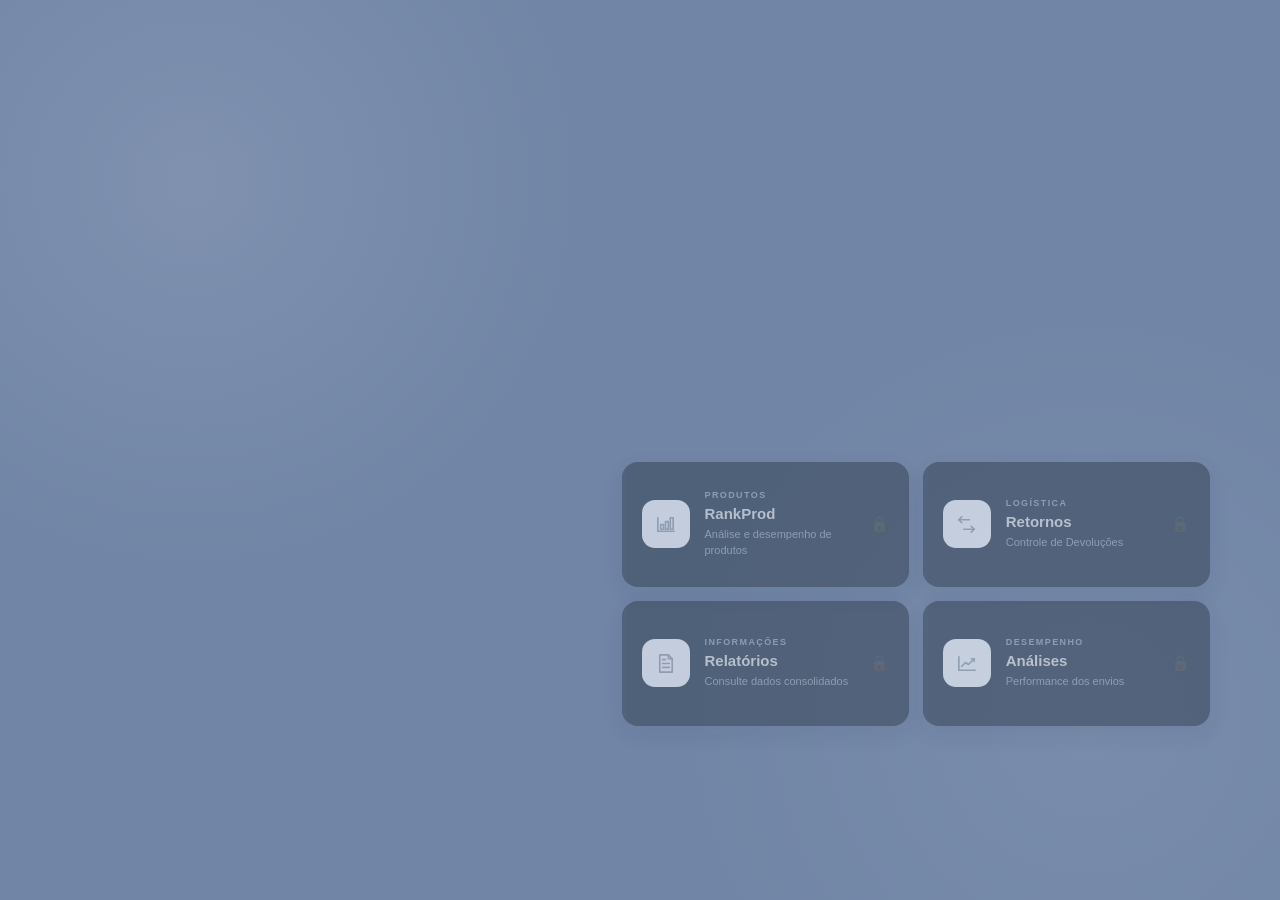
<file: admin.html>
<!DOCTYPE html>
<html lang="pt-BR">

<head>
    <link rel="icon" type="image/svg+xml" href="data:image/svg+xml;charset=UTF-8,
            <svg xmlns='http://www.w3.org/2000/svg' viewBox='0 0 100 100'>
            <rect width='0' height='0' rx='20' fill='%23'/>
            <text x='50%' y='90%' text-anchor='middle' font-size='100'>⚙️</text>
            </svg>">
    <meta charset="UTF-8">
    <title>Painel Admin</title>
    <link rel="stylesheet" href="admin.css">
</head>

<body>

    <div class="container">
        <h2>Painel de Permissões</h2>

        <!-- 🔥 NOVO BOTÃO -->
        <div class="novo-usuario">
            <button onclick="abrirModalUsuario()">➕ Incluir novo usuário</button>
        </div>

        <table class="tabela-usuarios">
            <thead>
                <tr>
                    <th>Usuário</th>
                    <th>Permissões</th>
                    <th>Ações</th>
                </tr>
            </thead>
            <tbody id="listaUsuarios"></tbody>
        </table>

        <button class="btn-salvar" onclick="salvarPermissoesUI()">💾 Salvar Alterações</button>
    </div>

    <!-- 🔥 MODAL -->
    <div id="modalUsuario" class="modal oculto">
        <div class="modal-content">

            <h3>Novo Usuário</h3>

            <input type="text" id="modalNomeUsuario" placeholder="Digite o usuário">

            <div class="modal-permissoes">
                <label><input type="checkbox" value="rastreio_amostra"> Rastreio Amostras</label>
                <label><input type="checkbox" value="rankprod"> RankProd</label>
                <label><input type="checkbox" value="retorno_amostras"> Retornos</label>
                <label><input type="checkbox" value="relatorio"> Relatório</label>
                <label><input type="checkbox" value="analytics"> Analytics</label>
                <label><input type="checkbox" value="admin"> Admin</label>
                <label><input type="checkbox" class="chkSupervisao" value="V00"> V00</label>
                <label><input type="checkbox" class="chkSupervisao" value="S50"> S50</label>
                <label><input type="checkbox" class="chkSupervisao" value="S55"> S55</label>
                <label><input type="checkbox" class="chkSupervisao" value="S00"> S00</label>
            </div>

            <div class="modal-acoes">
                <button onclick="salvarNovoUsuario()">💾 Salvar</button>
                <button onclick="fecharModalUsuario()">❌ Cancelar</button>
            </div>

        </div>
    </div>

    <script src="tela_inicio.js"></script>
    <script src="admin.js"></script>

    <script>
        const usuario = localStorage.getItem("usuarioLogado");

        if (!temPermissaoTela(usuario, "admin")) {
            alert("Acesso restrito");
            window.location.href = "tela_inicio.html";
        }
    </script>

</body>

</html>
</file>
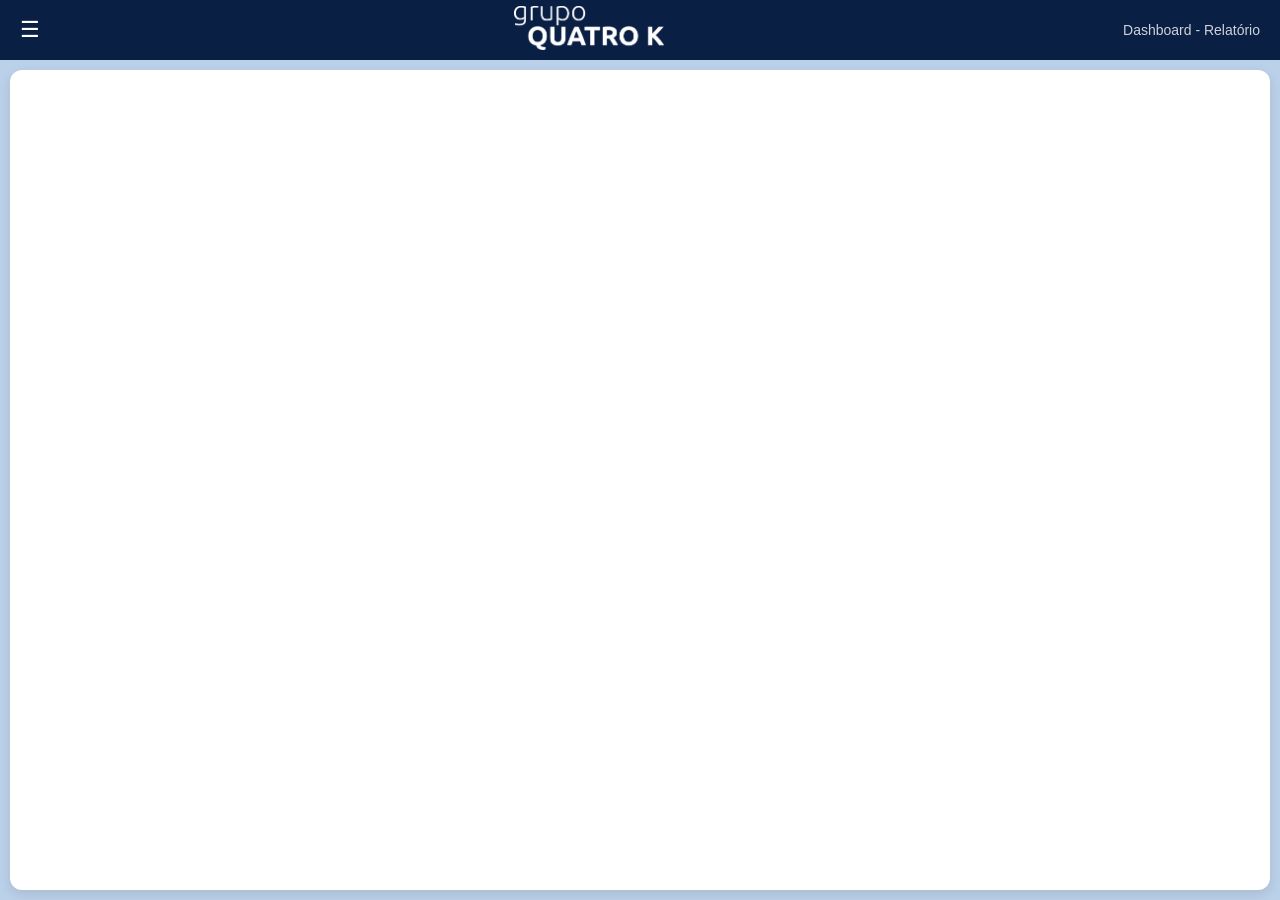
<file: consolidados.html>
<!DOCTYPE html>
<html lang="pt-br">
<head>
    <meta charset="UTF-8">
    <meta name="viewport" content="width=device-width, initial-scale=1.0">
    <title>Consolidados</title>
    <link rel="stylesheet" href="consolidados.css">
</head>
<body class="tema-quatrok">


  <div class=" layout-app">

    <!-- 🔵 SIDEBAR -->
    <aside class="sidebar">
    
      <!-- 🔝 TOPO -->
      <div class="menu-topo">
        <button class="btnInicio" onclick="window.location.href='tela_inicio.html'">
          <svg viewBox="0 0 24 24" width="22" height="22" fill="none" xmlns="http://www.w3.org/2000/svg">
            <!-- telhado -->
            <path d="M3 10L12 3L21 10" stroke="currentColor" stroke-width="2" stroke-linecap="round"
              stroke-linejoin="round" />
    
            <!-- corpo -->
            <path d="M5 10V20H19V10" stroke="currentColor" stroke-width="2" stroke-linecap="round"
              stroke-linejoin="round" />
    
            <!-- porta -->
            <path d="M10 20V14H14V20" stroke="currentColor" stroke-width="2" stroke-linecap="round"
              stroke-linejoin="round" />
          </svg>
          <span>Inicio</span>
        </button>
      </div>
    
      <!-- 🔸 MEIO -->
      <div class="menu-centro">
    
        <button class="menu-btn" onclick="window.location.href='analytics.html'">📈 Rastreio Amostras</button>
        <button class="menu-btn" onclick="window.location.href='rankprod.html'">📈 RankProd</button>
        <button class="menu-btn" onclick="window.location.href='retorno_amostras.html'">💸 Retorno de Amostras</button>
        <button class="menu-btn" onclick="window.location.href='consolidados.html'">📋 Relatório Consolidados</button>
        <button class="menu-btn" onclick="window.location.href='analytics.html'">📈 Correios | Análises de Amostras</button>
    
      </div>
    
      <!-- 🔻 BASE -->
      <div class="menu-bottom">
        <button id="btnLogout" class="btn-logout">
          <svg viewBox="0 0 24 24">
            viewBox="0 0 24 24" fill="none" xmlns="http://www.w3.org/2000/svg"><g id="SVGRepo_bgCarrier" stroke-width="0">
            </g>
            <g id="SVGRepo_tracerCarrier" stroke-linecap="round" stroke-linejoin="round"></g>
            <g id="SVGRepo_iconCarrier">
              <path
                d="M12.9999 2C10.2385 2 7.99991 4.23858 7.99991 7C7.99991 7.55228 8.44762 8 8.99991 8C9.55219 8 9.99991 7.55228 9.99991 7C9.99991 5.34315 11.3431 4 12.9999 4H16.9999C18.6568 4 19.9999 5.34315 19.9999 7V17C19.9999 18.6569 18.6568 20 16.9999 20H12.9999C11.3431 20 9.99991 18.6569 9.99991 17C9.99991 16.4477 9.55219 16 8.99991 16C8.44762 16 7.99991 16.4477 7.99991 17C7.99991 19.7614 10.2385 22 12.9999 22H16.9999C19.7613 22 21.9999 19.7614 21.9999 17V7C21.9999 4.23858 19.7613 2 16.9999 2H12.9999Z"
                fill="currentColor"></path>
              <path d="M13.9999 11C14.5522 11 14.9999 11.4477 14.9999 12C14.9999 12.5523 14.5522 13 13.9999 13V11Z"
                fill="currentColor"></path>
              <path
                d="M5.71783 11C5.80685 10.8902 5.89214 10.7837 5.97282 10.682C6.21831 10.3723 6.42615 10.1004 6.57291 9.90549C6.64636 9.80795 6.70468 9.72946 6.74495 9.67492L6.79152 9.61162L6.804 9.59454L6.80842 9.58848C6.80846 9.58842 6.80892 9.58778 5.99991 9L6.80842 9.58848C7.13304 9.14167 7.0345 8.51561 6.58769 8.19098C6.14091 7.86637 5.51558 7.9654 5.19094 8.41215L5.18812 8.41602L5.17788 8.43002L5.13612 8.48679C5.09918 8.53682 5.04456 8.61033 4.97516 8.7025C4.83623 8.88702 4.63874 9.14542 4.40567 9.43937C3.93443 10.0337 3.33759 10.7481 2.7928 11.2929L2.08569 12L2.7928 12.7071C3.33759 13.2519 3.93443 13.9663 4.40567 14.5606C4.63874 14.8546 4.83623 15.113 4.97516 15.2975C5.04456 15.3897 5.09918 15.4632 5.13612 15.5132L5.17788 15.57L5.18812 15.584L5.19045 15.5872C5.51509 16.0339 6.14091 16.1336 6.58769 15.809C7.0345 15.4844 7.13355 14.859 6.80892 14.4122L5.99991 15C6.80892 14.4122 6.80897 14.4123 6.80892 14.4122L6.804 14.4055L6.79152 14.3884L6.74495 14.3251C6.70468 14.2705 6.64636 14.1921 6.57291 14.0945C6.42615 13.8996 6.21831 13.6277 5.97282 13.318C5.89214 13.2163 5.80685 13.1098 5.71783 13H13.9999V11H5.71783Z"
                fill="currentColor"></path>
            </g>
          </svg>
          <span>Logout</span>
        </button>
      </div>
    
    </aside>

  </div>

  <!-- Topbar estilo sistema -->
  <header class="topbar">
    <button class="btn-menu" onclick="toggleSidebar()">☰</button>
    <div class="logotopbar">
      <img src="Imagens/Logo - Grupo 4k - Branco.png" alt="Grupo Quatro K" class="logotop">
    </div>
  
    <div class="actions">
      <span>Dashboard - Relatório</span>
    </div>
  </header>

  <!-- Área principal -->
  <main class="container">
    <div class="frame-wrapper">
      <iframe src="https://app.powerbi.com/view?r=eyJrIjoiYzhhY2MwMWUtNmZhMC00MjQ4LWFmYTEtOGU2OTE3NWFmMjI4IiwidCI6IjQwZmRlZjEwLThhZTAtNGM3NC05YzFhLTA2MTAxM2QzZTVjOCJ9"
        allowfullscreen>
      </iframe>
    </div>
  </main>

  
    <script src="consolidados.js"></script>
    <script>
        const TELA_ATUAL = "consolidados";

        const usuario = localStorage.getItem("usuarioLogado");

        if (!temPermissaoTela(usuario, TELA_ATUAL)) {
            alert("Você não tem acesso a essa página.");
            window.location.href = "tela_inicio.html";
        }

    </script>

</body>


</html>
</file>
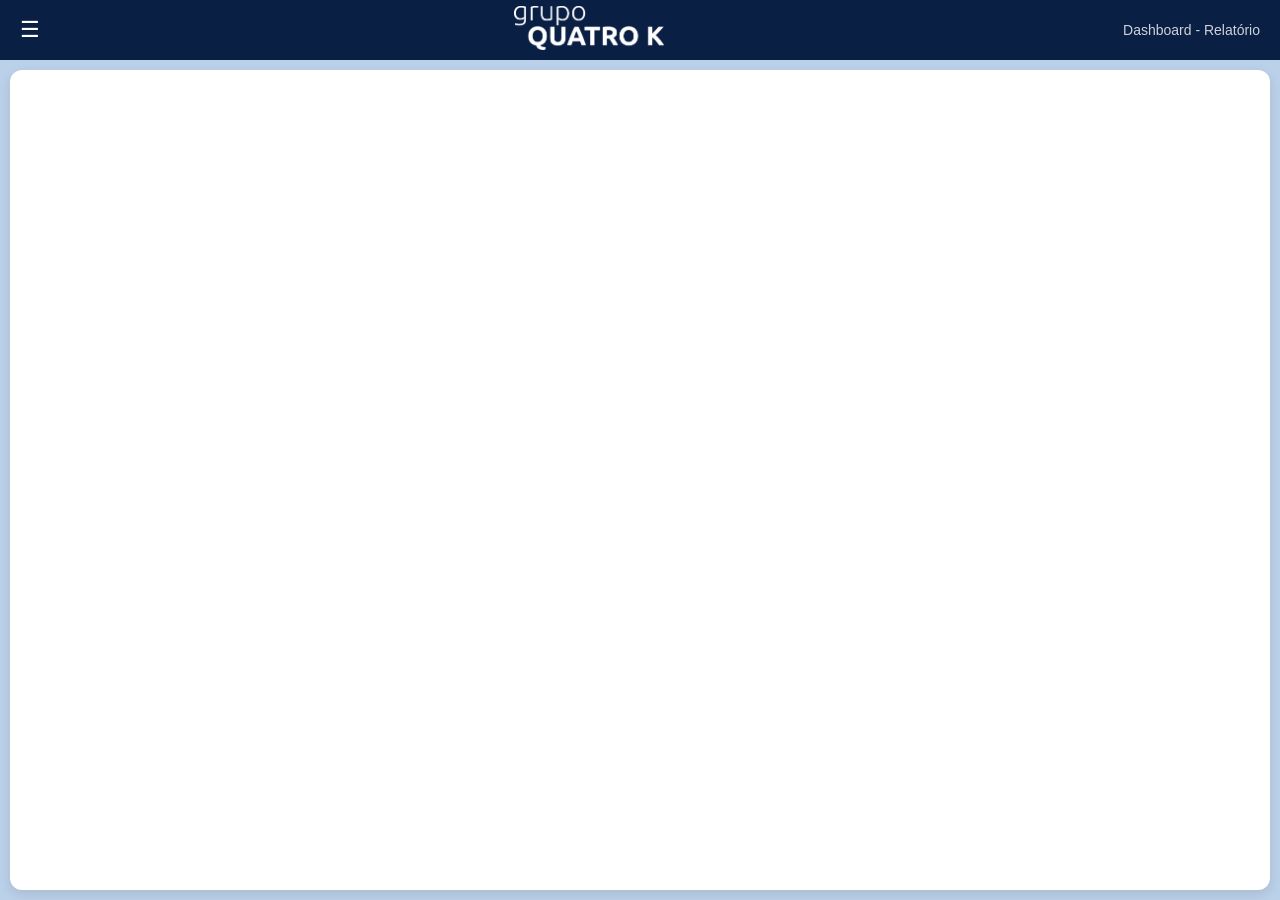
<file: rankprod.html>
<!DOCTYPE html>
<html lang="pt-br">

<head>
    <meta charset="UTF-8">
    <meta name="viewport" content="width=device-width, initial-scale=1.0">
    <title>Consolidados</title>
    <link rel="stylesheet" href="rankprod.css">
</head>

<body class="tema-quatrok">


  <div class=" layout-app">

    <!-- 🔵 SIDEBAR -->
    <aside class="sidebar">
    
      <!-- 🔝 TOPO -->
      <div class="menu-topo">
        <button class="btnInicio" onclick="window.location.href='tela_inicio.html'">
          <svg viewBox="0 0 24 24" width="22" height="22" fill="none" xmlns="http://www.w3.org/2000/svg">
            <!-- telhado -->
            <path d="M3 10L12 3L21 10" stroke="currentColor" stroke-width="2" stroke-linecap="round"
              stroke-linejoin="round" />
    
            <!-- corpo -->
            <path d="M5 10V20H19V10" stroke="currentColor" stroke-width="2" stroke-linecap="round"
              stroke-linejoin="round" />
    
            <!-- porta -->
            <path d="M10 20V14H14V20" stroke="currentColor" stroke-width="2" stroke-linecap="round"
              stroke-linejoin="round" />
          </svg>
          <span>Inicio</span>
        </button>
      </div>
    
      <!-- 🔸 MEIO -->
      <div class="menu-centro">
    
        <button class="menu-btn" onclick="window.location.href='analytics.html'">📈 Rastreio Amostras</button>
        <button class="menu-btn" onclick="window.location.href='rankprod.html'">📈 RankProd</button>
        <button class="menu-btn" onclick="window.location.href='retorno_amostras.html'">💸 Retorno de Amostras</button>
        <button class="menu-btn" onclick="window.location.href='consolidados.html'">📋 Relatório Consolidados</button>
        <button class="menu-btn" onclick="window.location.href='analytics.html'">📈 Correios | Análises de Amostras</button>
    
      </div>
    
      <!-- 🔻 BASE -->
      <div class="menu-bottom">
        <button id="btnLogout" class="btn-logout">
          <svg viewBox="0 0 24 24">
            viewBox="0 0 24 24" fill="none" xmlns="http://www.w3.org/2000/svg"><g id="SVGRepo_bgCarrier" stroke-width="0">
            </g>
            <g id="SVGRepo_tracerCarrier" stroke-linecap="round" stroke-linejoin="round"></g>
            <g id="SVGRepo_iconCarrier">
              <path
                d="M12.9999 2C10.2385 2 7.99991 4.23858 7.99991 7C7.99991 7.55228 8.44762 8 8.99991 8C9.55219 8 9.99991 7.55228 9.99991 7C9.99991 5.34315 11.3431 4 12.9999 4H16.9999C18.6568 4 19.9999 5.34315 19.9999 7V17C19.9999 18.6569 18.6568 20 16.9999 20H12.9999C11.3431 20 9.99991 18.6569 9.99991 17C9.99991 16.4477 9.55219 16 8.99991 16C8.44762 16 7.99991 16.4477 7.99991 17C7.99991 19.7614 10.2385 22 12.9999 22H16.9999C19.7613 22 21.9999 19.7614 21.9999 17V7C21.9999 4.23858 19.7613 2 16.9999 2H12.9999Z"
                fill="currentColor"></path>
              <path d="M13.9999 11C14.5522 11 14.9999 11.4477 14.9999 12C14.9999 12.5523 14.5522 13 13.9999 13V11Z"
                fill="currentColor"></path>
              <path
                d="M5.71783 11C5.80685 10.8902 5.89214 10.7837 5.97282 10.682C6.21831 10.3723 6.42615 10.1004 6.57291 9.90549C6.64636 9.80795 6.70468 9.72946 6.74495 9.67492L6.79152 9.61162L6.804 9.59454L6.80842 9.58848C6.80846 9.58842 6.80892 9.58778 5.99991 9L6.80842 9.58848C7.13304 9.14167 7.0345 8.51561 6.58769 8.19098C6.14091 7.86637 5.51558 7.9654 5.19094 8.41215L5.18812 8.41602L5.17788 8.43002L5.13612 8.48679C5.09918 8.53682 5.04456 8.61033 4.97516 8.7025C4.83623 8.88702 4.63874 9.14542 4.40567 9.43937C3.93443 10.0337 3.33759 10.7481 2.7928 11.2929L2.08569 12L2.7928 12.7071C3.33759 13.2519 3.93443 13.9663 4.40567 14.5606C4.63874 14.8546 4.83623 15.113 4.97516 15.2975C5.04456 15.3897 5.09918 15.4632 5.13612 15.5132L5.17788 15.57L5.18812 15.584L5.19045 15.5872C5.51509 16.0339 6.14091 16.1336 6.58769 15.809C7.0345 15.4844 7.13355 14.859 6.80892 14.4122L5.99991 15C6.80892 14.4122 6.80897 14.4123 6.80892 14.4122L6.804 14.4055L6.79152 14.3884L6.74495 14.3251C6.70468 14.2705 6.64636 14.1921 6.57291 14.0945C6.42615 13.8996 6.21831 13.6277 5.97282 13.318C5.89214 13.2163 5.80685 13.1098 5.71783 13H13.9999V11H5.71783Z"
                fill="currentColor"></path>
            </g>
          </svg>
          <span>Logout</span>
        </button>
      </div>
    
    </aside>

  </div>

  <!-- Topbar estilo sistema -->
  <header class="topbar">
    <button class="btn-menu" onclick="toggleSidebar()">☰</button>
    <div class="logotopbar">
      <img src="Imagens/Logo - Grupo 4k - Branco.png" alt="Grupo Quatro K" class="logotop">
    </div>
  
    <div class="actions">
      <span>Dashboard - Relatório</span>
    </div>
  </header>

  <!-- Área principal -->
  <main class="container">
    <div class="frame-wrapper">
      <iframe src="https://app.powerbi.com/view?r=eyJrIjoiOGQ0MGM3NGEtZjAxMi00OWVhLTljYjMtZjFhYjY1ZjZiNzZhIiwidCI6IjQwZmRlZjEwLThhZTAtNGM3NC05YzFhLTA2MTAxM2QzZTVjOCJ9"
        allowfullscreen>
      </iframe>
    </div>
  </main>

  
    <script src="rankprod.js"></script>
    <script>
        const TELA_ATUAL = "rankprod";

        const usuario = localStorage.getItem("usuarioLogado");

        if (!temPermissaoTela(usuario, TELA_ATUAL)) {
            alert("Você não tem acesso a essa página.");
            window.location.href = "tela_inicio.html";
        }

    </script>

</body>

    

</html>
</file>
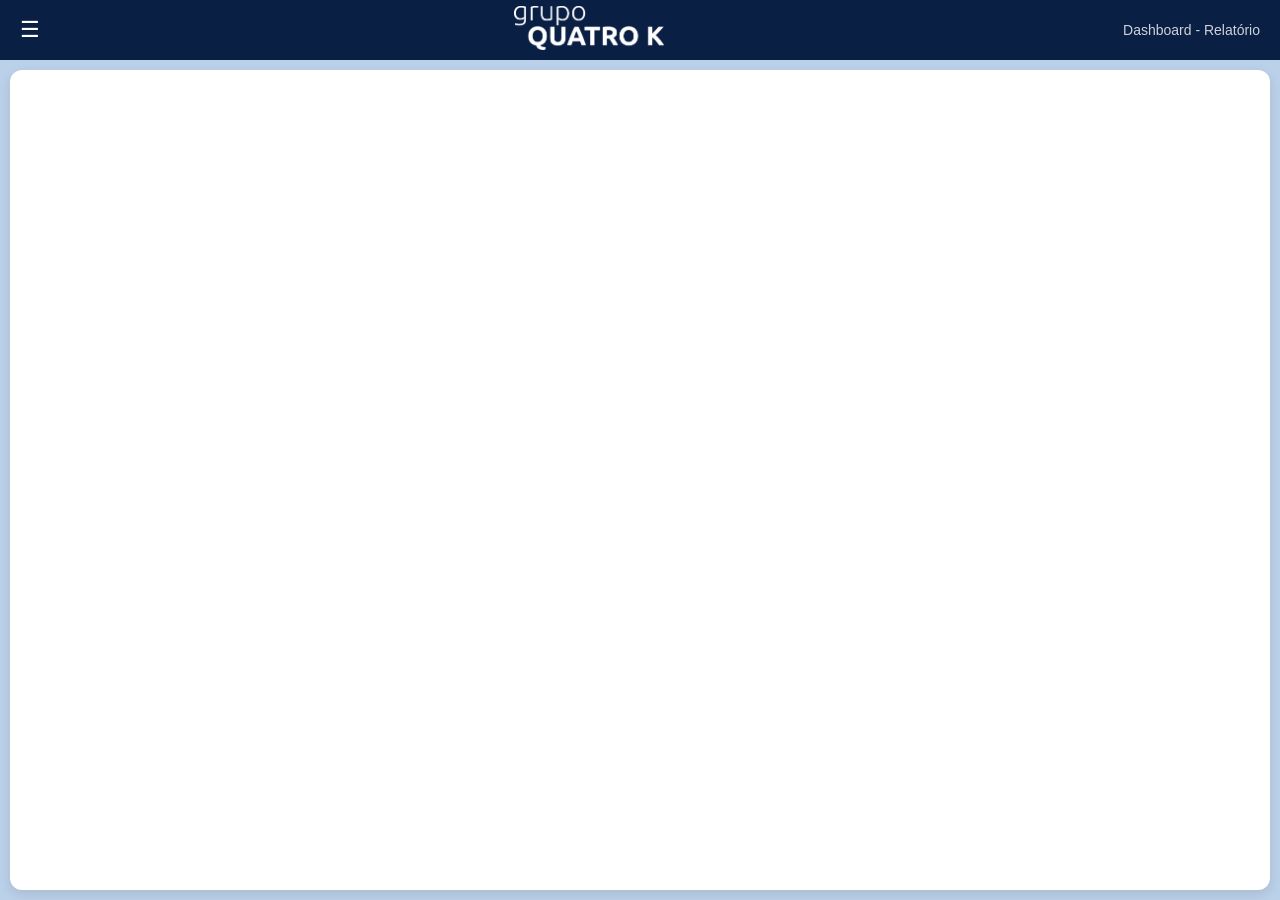
<file: retorno_amostras.html>
<!DOCTYPE html>
<html lang="pt-BR">

<head>
  <meta charset="UTF-8">
  <title>Dashboard</title>
  <link rel="stylesheet" href="retorno_amostras.css">
</head>

<body class="tema-quatrok">


  <div class=" layout-app">

    <!-- 🔵 SIDEBAR -->
    <aside class="sidebar">
    
      <!-- 🔝 TOPO -->
      <div class="menu-topo">
        <button class="btnInicio" onclick="window.location.href='tela_inicio.html'">
          <svg viewBox="0 0 24 24" width="22" height="22" fill="none" xmlns="http://www.w3.org/2000/svg">
            <!-- telhado -->
            <path d="M3 10L12 3L21 10" stroke="currentColor" stroke-width="2" stroke-linecap="round"
              stroke-linejoin="round" />
    
            <!-- corpo -->
            <path d="M5 10V20H19V10" stroke="currentColor" stroke-width="2" stroke-linecap="round"
              stroke-linejoin="round" />
    
            <!-- porta -->
            <path d="M10 20V14H14V20" stroke="currentColor" stroke-width="2" stroke-linecap="round"
              stroke-linejoin="round" />
          </svg>
          <span>Inicio</span>
        </button>
      </div>
    
      <!-- 🔸 MEIO -->
      <div class="menu-centro">
    
        <button class="menu-btn" onclick="window.location.href='analytics.html'">📈 Rastreio Amostras</button>
        <button class="menu-btn" onclick="window.location.href='rankprod.html'">📈 RankProd</button>
        <button class="menu-btn" onclick="window.location.href='retorno_amostras.html'">💸 Retorno de Amostras</button>
        <button class="menu-btn" onclick="window.location.href='consolidados.html'">📋 Relatório Consolidados</button>
        <button class="menu-btn" onclick="window.location.href='analytics.html'">📈 Correios | Análises de Amostras</button>
    
      </div>
    
      <!-- 🔻 BASE -->
      <div class="menu-bottom">
        <button id="btnLogout" class="btn-logout">
          <svg viewBox="0 0 24 24">
            viewBox="0 0 24 24" fill="none" xmlns="http://www.w3.org/2000/svg"><g id="SVGRepo_bgCarrier" stroke-width="0">
            </g>
            <g id="SVGRepo_tracerCarrier" stroke-linecap="round" stroke-linejoin="round"></g>
            <g id="SVGRepo_iconCarrier">
              <path
                d="M12.9999 2C10.2385 2 7.99991 4.23858 7.99991 7C7.99991 7.55228 8.44762 8 8.99991 8C9.55219 8 9.99991 7.55228 9.99991 7C9.99991 5.34315 11.3431 4 12.9999 4H16.9999C18.6568 4 19.9999 5.34315 19.9999 7V17C19.9999 18.6569 18.6568 20 16.9999 20H12.9999C11.3431 20 9.99991 18.6569 9.99991 17C9.99991 16.4477 9.55219 16 8.99991 16C8.44762 16 7.99991 16.4477 7.99991 17C7.99991 19.7614 10.2385 22 12.9999 22H16.9999C19.7613 22 21.9999 19.7614 21.9999 17V7C21.9999 4.23858 19.7613 2 16.9999 2H12.9999Z"
                fill="currentColor"></path>
              <path d="M13.9999 11C14.5522 11 14.9999 11.4477 14.9999 12C14.9999 12.5523 14.5522 13 13.9999 13V11Z"
                fill="currentColor"></path>
              <path
                d="M5.71783 11C5.80685 10.8902 5.89214 10.7837 5.97282 10.682C6.21831 10.3723 6.42615 10.1004 6.57291 9.90549C6.64636 9.80795 6.70468 9.72946 6.74495 9.67492L6.79152 9.61162L6.804 9.59454L6.80842 9.58848C6.80846 9.58842 6.80892 9.58778 5.99991 9L6.80842 9.58848C7.13304 9.14167 7.0345 8.51561 6.58769 8.19098C6.14091 7.86637 5.51558 7.9654 5.19094 8.41215L5.18812 8.41602L5.17788 8.43002L5.13612 8.48679C5.09918 8.53682 5.04456 8.61033 4.97516 8.7025C4.83623 8.88702 4.63874 9.14542 4.40567 9.43937C3.93443 10.0337 3.33759 10.7481 2.7928 11.2929L2.08569 12L2.7928 12.7071C3.33759 13.2519 3.93443 13.9663 4.40567 14.5606C4.63874 14.8546 4.83623 15.113 4.97516 15.2975C5.04456 15.3897 5.09918 15.4632 5.13612 15.5132L5.17788 15.57L5.18812 15.584L5.19045 15.5872C5.51509 16.0339 6.14091 16.1336 6.58769 15.809C7.0345 15.4844 7.13355 14.859 6.80892 14.4122L5.99991 15C6.80892 14.4122 6.80897 14.4123 6.80892 14.4122L6.804 14.4055L6.79152 14.3884L6.74495 14.3251C6.70468 14.2705 6.64636 14.1921 6.57291 14.0945C6.42615 13.8996 6.21831 13.6277 5.97282 13.318C5.89214 13.2163 5.80685 13.1098 5.71783 13H13.9999V11H5.71783Z"
                fill="currentColor"></path>
            </g>
          </svg>
          <span>Logout</span>
        </button>
      </div>
    
    </aside>

  </div>

  <!-- Topbar estilo sistema -->
  <header class="topbar">
    <button class="btn-menu" onclick="toggleSidebar()">☰</button>
    <div class="logotopbar">
      <img src="Imagens/Logo - Grupo 4k - Branco.png" alt="Grupo Quatro K" class="logotop">
    </div>
  
    <div class="actions">
      <span>Dashboard - Relatório</span>
    </div>
  </header>

  <!-- Área principal -->
  <main class="container">
    <div class="frame-wrapper">
      <iframe src="https://app.powerbi.com/view?r=eyJrIjoiNDg5Njk5MDMtYzVmMy00ZjU1LTkzZjAtOTVkMGJkZmQ2MDRhIiwidCI6IjQwZmRlZjEwLThhZTAtNGM3NC05YzFhLTA2MTAxM2QzZTVjOCJ9"
        allowfullscreen>
      </iframe>
    </div>
  </main>

  <script src="retorno_amostras.js"></script>
    <script>
      const TELA_ATUAL = "retorno_amostras";

      const usuario = localStorage.getItem("usuarioLogado");

      if (!temPermissaoTela(usuario, TELA_ATUAL)) {
        alert("Você não tem acesso a essa página.");
        window.location.href = "tela_inicio.html";
      }

    </script>

</body>

</html>
</file>
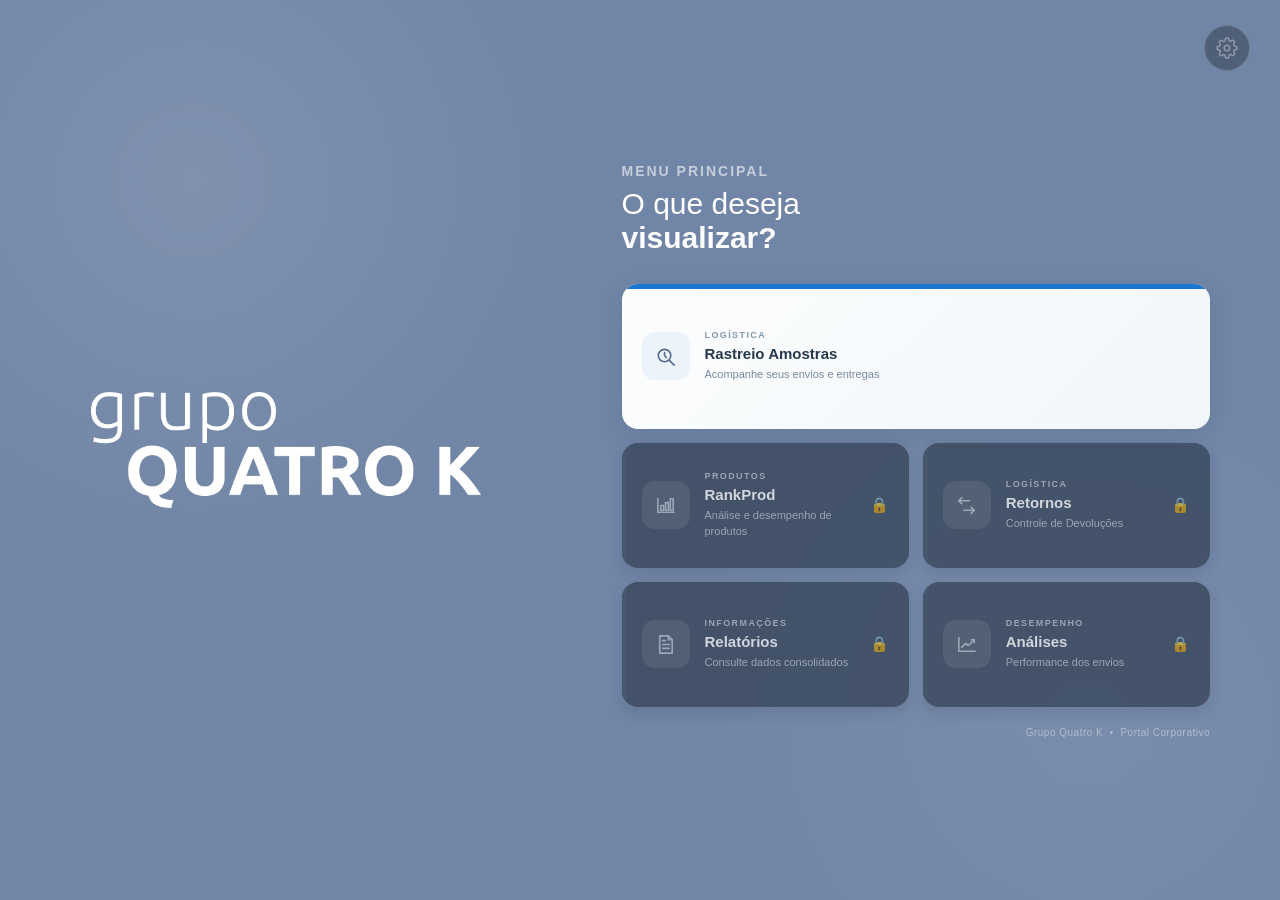
<file: tela_inicio.html>
<!DOCTYPE html>
<html lang="pt-BR">

<head>

    <link rel="icon" type="image/svg+xml" href="data:image/svg+xml;charset=UTF-8,
    <svg xmlns='http://www.w3.org/2000/svg' viewBox='0 0 100 100'>
        <text x='50%' y='80%' text-anchor='middle' font-size='75'>🖥️</text>
    </svg>">

    <meta charset="UTF-8">

    <meta name="viewport" content="width=device-width, initial-scale=1.0">

    <title>Bem-Vindo(a)</title>

    <link rel="stylesheet" href="tela_inicio.css">

</head>

<body>

    <!-- ================= CONFIGURAÇÕES ================= -->

<button
    class="settings-button"
    data-tela="configuracoes"
    data-link=""
    title="Configurações"
    aria-label="Configurações"
>

<svg viewBox="0 0 24 24" xmlns="http://www.w3.org/2000/svg">
                        <circle cx="12" cy="12" r="3"></circle>
                        <path d="M19.4 15a1.65 1.65 0 0 0 .33 1.82l.06.06a2 2 0 1 1-2.83 2.83l-.06-.06a1.65 1.65 0 0 0-1.82-.33 1.65 1.65 0 0 0-1 1.51V21a2 2 0 0 1-4 0v-.09A1.65 1.65 0 0 0 9 19.4a1.65 1.65 0 0 0-1.82.33l-.06.06a2 2 0 1 1-2.83-2.83l.06-.06a1.65 1.65 0 0 0 .33-1.82 1.65 1.65 0 0 0-1.51-1H3a2 2 0 0 1 0-4h.09A1.65 1.65 0 0 0 4.6 9a1.65 1.65 0 0 0-.33-1.82l-.06-.06a2 2 0 1 1 2.83-2.83l.06.06a1.65 1.65 0 0 0 1.82.33H9a1.65 1.65 0 0 0 1-1.51V3a2 2 0 0 1 4 0v.09a1.65 1.65 0 0 0 1 1.51 1.65 1.65 0 0 0 1.82-.33l.06-.06a2 2 0 1 1 2.83 2.83l-.06.06a1.65 1.65 0 0 0-.33 1.82V9a1.65 1.65 0 0 0 1.51 1H21a2 2 0 0 1 0 4h-.09a1.65 1.65 0 0 0-1.51 1z"></path>
                    </svg>

</button>

    <div class="background-decoration decoration-1"></div>
    <div class="background-decoration decoration-2"></div>
    

    <main class="container">

        <!-- ================= LADO ESQUERDO ================= -->

        <section class="area-logo">

            <div class="logo-wrapper">

                <img
                    src="Imagens/Logo - Grupo 4k - Branco.png"
                    alt="Grupo Quatro K"
                    class="logoinicio"
                >

            </div>

        </section>


        <!-- ================= LADO DIREITO ================= -->

        <section class="menu-area">

            <div class="menu-header">
                
                <div>
                    <span class="menu-label">MENU PRINCIPAL</span>

                    <h1>
                        O que deseja<br>
                        <strong>visualizar?</strong>
                    </h1>
                </div>

            </div>


            <!-- ================= CARDS ================= -->

            <div class="grid-cards">


                <!-- RASTREIO -->

                <div
                    class="card card-destaque"
                    data-tela="rastreio_amostra"
                    data-link="rastreio_amostra.html"
                >

                    <div class="card-icon">

                        <svg viewBox="0 0 24 24" aria-hidden="true">
                            <circle cx="11" cy="11" r="6.5"></circle>
                            <path d="M16 16L21 21"></path>
                            <path d="M11 8V11L13 13"></path>
                        </svg>

                    </div>

                    <div class="card-text">

                        <span class="card-category">LOGÍSTICA</span>

                        <strong>Rastreio Amostras</strong>

                        <span>
                            Acompanhe seus envios e entregas
                        </span>

                    </div>

                    <div class="card-arrow">
                        →
                    </div>

                </div>


                <!-- RANKPROD -->

                <div
                    class="card"
                    data-tela="rankprod"
                    data-link=""
                >

                    <div class="card-icon">

                        <svg viewBox="0 0 24 24" aria-hidden="true">
                            <path d="M4 19V5"></path>
                            <path d="M4 19H21"></path>
                            <rect x="7" y="12" width="3" height="5"></rect>
                            <rect x="12" y="9" width="3" height="8"></rect>
                            <rect x="17" y="5" width="3" height="12"></rect>
                        </svg>

                    </div>

                    <div class="card-text">

                        <span class="card-category">PRODUTOS</span>

                        <strong>RankProd</strong>

                        <span class="card-description">
                            Análise e desempenho de produtos
                        </span>

                    </div>

                    <div class="card-arrow">
                        →
                    </div>

                </div>


                <!-- RETORNOS -->

                <div
                    class="card"
                    data-tela="retornos"
                    data-link=""
                >

                    <div class="card-icon">

                        <svg viewBox="0 0 24 24" aria-hidden="true">
                            <path d="M4 7H15"></path>
                            <path d="M4 7L7 4"></path>
                            <path d="M4 7L7 10"></path>
                            <path d="M20 17H9"></path>
                            <path d="M20 17L17 14"></path>
                            <path d="M20 17L17 20"></path>
                        </svg>

                    </div>

                    <div class="card-text">

                        <span class="card-category">LOGÍSTICA</span>

                        <strong>Retornos</strong>

                        <span class="card-description">
                            Controle de Devoluções
                        </span>

                    </div>

                    <div class="card-arrow">
                        →
                    </div>

                </div>


                <!-- RELATÓRIOS -->

                <div
                    class="card"
                    data-tela="relatorios"
                    data-link=""
                >

                    <div class="card-icon">

                        <svg viewBox="0 0 24 24" aria-hidden="true">
                            <path d="M6 3H15L19 7V21H6Z"></path>
                            <path d="M15 3V7H19"></path>
                            <path d="M9 12H16"></path>
                            <path d="M9 16H16"></path>
                            <path d="M9 8H12"></path>
                        </svg>

                    </div>

                    <div class="card-text">

                        <span class="card-category">INFORMAÇÕES</span>

                        <strong>Relatórios</strong>

                        <span>
                            Consulte dados consolidados
                        </span>

                    </div>

                    <div class="card-arrow">
                        →
                    </div>

                </div>


                <!-- ANÁLISES -->

                <div
                    class="card"
                    data-tela="analises"
                    data-link=""
                >

                    <div class="card-icon">

                        <svg viewBox="0 0 24 24" aria-hidden="true">
                            <path d="M4 19V5"></path>
                            <path d="M4 19H21"></path>
                            <path d="M7 15L11 11L14 13L20 7"></path>
                            <path d="M17 7H20V10"></path>
                        </svg>

                    </div>

                    <div class="card-text">

                        <span class="card-category">DESEMPENHO</span>

                        <strong>Análises</strong>

                        <span>
                            Performance dos envios
                        </span>

                    </div>

                    <div class="card-arrow">
                        →
                    </div>

                </div>

            </div>

            <div class="footer-info">
                Grupo Quatro K &nbsp;•&nbsp; Portal Corporativo
            </div>

        </section>

    </main>


    <script src="tela_inicio.js"></script>

</body>

</html>
</file>
<file: admin.css>
body {
    font-family: Arial;
    background: #0f172a;
    color: white;
    padding: 20px;
}

.container {
    width: 95%;
    margin: auto;
}

h2 {
    margin-bottom: 20px;
}

.usuario {
    background: #1e293b;
    padding: 15px;
    margin-bottom: 15px;
    border-radius: 8px;
}

.usuario h3 {
    margin-bottom: 10px;
}

.permissoes {
    display: flex;
    flex-wrap: wrap;
    gap: 10px;
}

label {
    background: #334155;
    padding: 6px 10px;
    border-radius: 5px;
    cursor: pointer;
}

input[type="checkbox"] {
    margin-right: 5px;
}

.novo-usuario {
    margin-bottom: 20px;
}

.novo-usuario button {
    padding: 10px 15px;
    cursor: pointer;
    background: #2563eb;
    border: none;
    border-radius: 6px;
    color: white;
    transition: 0.2s;
}

.novo-usuario button:hover {
    background: #1d4ed8;
}

.btn-salvar {
    margin-top: 20px;
    padding: 10px 15px;
    cursor: pointer;
    background: #16a34a;
    border: none;
    border-radius: 6px;
    color: white;
}

.usuario-item {
    display: flex;
    justify-content: space-between;
    align-items: center;
    padding: 8px;
    border-bottom: 1px solid #ccc;
}

.usuario-card {
    position: relative;
    background: #12121bd7;
    padding: 12px;
    margin-bottom: 10px;
    border-radius: 8px;
}

/* botão excluir */
.btn-excluir {
    position: absolute;
    top: 10px;
    right: 10px;
    background: none;
    border: none;
    cursor: pointer;
    font-size: 16px;
    opacity: 0.6;
    transition: 0.2s;
    color: #c0392b;
}

.btn-excluir:hover {
    opacity: 1;
    transform: scale(1.2);
}

.usuario-card .btn-excluir {
    opacity: 0;
}

.usuario-card:hover .btn-excluir {
    opacity: 1;
}

/* ================= MODAL ================= */

.modal {
    position: fixed;
    top: 0;
    left: 0;
    width: 100%;
    height: 100%;

    background: rgba(0, 0, 0, 0.6);

    display: flex;
    align-items: center;
    justify-content: center;

    z-index: 999;
}

/* esconder */
.oculto {
    display: none;
}

.modal-content {
    background: #1e293b;
    padding: 25px;
    border-radius: 10px;
    width: 450px;

    animation: fadeIn 0.2s ease;
}

.modal-content h3 {
    margin-bottom: 15px;
}

/* input */
.modal-content input[type="text"] {
    width: 96%;
    padding: 8px;
    margin-bottom: 15px;
    border-radius: 6px;
    border: none;
    text-align: center;
}

/* lista permissões */
.modal-permissoes {
    display: flex;
    flex-wrap: wrap;
    gap: 8px;
    margin-bottom: 15px;
}

.modal-permissoes label {
    background: #334155;
    padding: 6px 10px;
    border-radius: 5px;
    cursor: pointer;
}

/* botões */
.modal-acoes {
    display: flex;
    justify-content: space-between;
}

.modal-acoes button {
    padding: 8px 12px;
    border: none;
    border-radius: 6px;
    cursor: pointer;
}

.modal-acoes button:first-child {
    background: #16a34a;
    color: white;
}

.modal-acoes button:last-child {
    background: #ef4444;
    color: white;
}

/* animação */
@keyframes fadeIn {
    from {
        opacity: 0;
        transform: scale(0.95);
    }

    to {
        opacity: 1;
        transform: scale(1);
    }
}

/* ================= TABELA ================= */

.tabela-usuarios {
    width: 100%;
    border-collapse: collapse;
    margin-top: 20px;
    background: #1e293b;
    border-radius: 8px;
    overflow: hidden;
    table-layout: auto;
}

.tabela-usuarios thead {
    background: #0f172a;
}

.tabela-usuarios th {
    text-align: left;
    padding: 12px;
    font-size: 13px;
    color: #94a3b8;
    border-bottom: 1px solid #334155;
}

.tabela-usuarios td {
    padding: 10px;
    border-bottom: 1px solid #334155;
    vertical-align: middle;
}

/* zebra leve */
.tabela-usuarios tbody tr:nth-child(even) {
    background: #172033;
}

/* hover estilo sistema */
.tabela-usuarios tbody tr:hover {
    background: #1d2a44;
}

/* usuário */
.col-usuario {
    font-weight: bold;
}

/* permissões compactas */
.col-permissoes {
    display: flex;
    flex-wrap: nowrap;
    /* 🔥 impede quebra */
    gap: 6px;
    overflow-x: auto;
    /* 🔥 scroll horizontal se precisar */
}

.tabela-usuarios td,
.tabela-usuarios th {
    white-space: nowrap;
}

.col-usuario {
    width: 180px;
}

.col-acoes {
    width: 80px;
}

/* estilo tipo tag */
.tag-permissao {
    background: #334155;
    padding: 4px 8px;
    border-radius: 5px;
    font-size: 12px;
    cursor: pointer;
    display: flex;
    align-items: center;
    gap: 4px;
}

/* ações */
.col-acoes {
    text-align: center;
}

/* botão excluir mais discreto */
.col-acoes .btn-excluir {
    position: static;
    opacity: 0.7;
}

.col-acoes .btn-excluir:hover {
    opacity: 1;
    transform: scale(1.2);
}

.col-permissao-supervisao {
    text-align: center;
    width: 80px;
}
</file>
<file: consolidados.css>
/* RESET */
* {
  margin: 0;
  padding: 0;
  box-sizing: border-box;
  font-family: Arial, sans-serif;
}

html,
body {
  height: 100%;
  overflow: hidden;
  background: #bbd0e9;

}

/* TOPBAR estilo SAP */
.topbar {
  height: 60px;
  background: #0a1f44;
  color: #fff;
  display: flex;
  align-items: center;
  justify-content: space-between;
  padding: 0 20px;
}

.topbar .logo {
  font-size: 18px;
  font-weight: bold;
}

.topbar .actions {
  font-size: 14px;
  opacity: 0.8;
}

/* CONTAINER */
.container {
  height: calc(100vh - 60px);
  padding: 10px;
}

/* FRAME */
.frame-wrapper {
  width: 100%;
  height: 100%;
  border-radius: 12px;
  overflow: hidden;
  background: #fff;
  box-shadow: 0 4px 12px rgba(0, 0, 0, 0.1);
  
}

/* IFRAME FULL */
.frame-wrapper iframe {
  width: 100%;
  height: calc(100% + 62px); /*altera o grafico para ocupar toda a tela na vertical*/
  /* corta barra inferior */
  border: none;
  margin-bottom: -80px;
  /* esconde barra */
  
}
/*adição da barra lateral */

.sidebar {
  /* altera em todos os menus que forem criados */
  position: fixed;
  top: 0;
  left: -540px;
  /* 🔥 escondida */
  width: 270px;
  height: 100%;

  background: rgb(11, 45, 99);
  color: white;
  padding: 10px 15px;

  transition: left 0.3s ease;
  z-index: 2000;

  /* 🔥 ADICIONA ISSO */
  display: flex;
  flex-direction: column;
}



/* 🔸 CENTRO (menus) */
.menu-centro {
  margin-top: auto;
  margin-bottom: auto;

  display: flex;
  flex-direction: column;
  gap: 5px;
}

/* 🔻 BASE (logout) */
.menu-bottom {
  margin-top: auto;
  padding-top: 10px;
  margin-bottom: 20px;

  display: flex;
  flex-direction: column;
  align-items: flex-end;
  /* 🔥 joga tudo pra direita */
  gap: 10px;
}

.btnInicio,
.btn-logout {
  justify-content: center;
  /* conteúdo interno à direita */
  width: auto;
  /* 🔥 remove largura total */
  padding: 8px 12px;
}

/* 🔥 quando ativa (aparece) */
.sidebar.ativa {
  left: 0;
}

.sidebar button {
  width: 100%;
  background: none;
  border: none;
  color: white;
  padding: 10px;
  text-align: left;
  cursor: pointer;
}

.sidebar button:hover {
  background: rgba(255, 255, 255, 0.1);
  border-radius: 12px;
}

.conteudo-app {
  flex: 1;
  overflow-y: auto;
}

.secao {
  display: none;
}

.secao.ativa {
  display: block;
}

.sidebar button.ativo {
  background: #556dfaa8;
  border-radius: 12px;
  color: #c9c4c4;
  font-weight: bold;
}

.sidebar button.ativo:hover {
  background: #e6e6e6;
}

.btn-menu {
  font-size: 22px;
  background: none;
  border: none;
  color: white;
  cursor: pointer;
  margin-right: 15px;
}

.overlay-sidebar {
  position: fixed;
  inset: 0;
  background: rgba(0, 0, 0, 0.4);
  display: none;
  z-index: 1500;
}

.overlay-sidebar.ativo {
  display: block;
}

.menu-btn.ativo {
  background: #556dfaa8;
  border-radius: 12px;
  font-weight: bold;
}

.btn-logout {
  display: flex;
  align-items: center;
  gap: 8px;
  /* espaço entre ícone e texto */

  background: transparent;
  border: none;
  cursor: pointer;
  padding: 6px 10px;
  border-radius: 6px;
}

.btn-logout svg {
  width: 22px;
  height: 22px;
  fill: #e0e0e0;
  transition: 0.2s;
}

.btn-logout span {
  color: #e0e0e0;
  font-size: 18px;
  transition: 0.2s;
}

/* hover */
.btn-logout:hover svg,
.btn-logout:hover span {
  color: #ff4d4d;
  fill: #ff4d4d;
}

.btn-logout:hover svg,
.btn-logout:hover span {
  color: #ff4d4d;
  fill: #ff4d4d;
}

.btnInicio {
  display: flex;
  align-items: center;
  gap: 8px;
  /* espaço entre ícone e texto */

  width: 100%;
  background: none;
  border: none;
  color: #e0e0e0;
  padding: 10px;
  text-align: left;
  cursor: pointer;
  border-radius: 6px;

}

.btnInicio svg {
  width: 22px;
  height: 22px;
  flex-shrink: 0;
  /* impede o svg de encolher */
  transition: 0.2s;
}

.btnInicio span {
  font-size: 18px;
  transition: 0.2s;
}

/* hover igual ao logout */
.btnInicio:hover {
  background: rgba(255, 255, 255, 0.1);
}

.btnInicio:hover svg,
.btnInicio:hover span {
  color: #7ca0cf;
  stroke: #7ca0cf;
  /* importante pro SVG */
}
.logotop{
  width: 150px;
  height: auto;
}
</file>
<file: rankprod.css>
/* RESET */
* {
  margin: 0;
  padding: 0;
  box-sizing: border-box;
  font-family: Arial, sans-serif;
}

html,
body {
  height: 100%;
  overflow: hidden;
  background: #bbd0e9;

}

/* TOPBAR estilo SAP */
.topbar {
  height: 60px;
  background: #0a1f44;
  color: #fff;
  display: flex;
  align-items: center;
  justify-content: space-between;
  padding: 0 20px;
}

.topbar .logo {
  font-size: 18px;
  font-weight: bold;
}

.topbar .actions {
  font-size: 14px;
  opacity: 0.8;
}

/* CONTAINER */
.container {
  height: calc(100vh - 60px);
  padding: 10px;
}

/* FRAME */
.frame-wrapper {
  width: 100%;
  height: 100%;
  border-radius: 12px;
  overflow: hidden;
  background: #fff;
  box-shadow: 0 4px 12px rgba(0, 0, 0, 0.1);
  
}

/* IFRAME FULL */
.frame-wrapper iframe {
  width: 100%;
  height: calc(100% + 62px); /*altera o grafico para ocupar toda a tela na vertical*/
  /* corta barra inferior */
  border: none;
  margin-bottom: -80px;
  /* esconde barra */
  
}
/*adição da barra lateral */

.sidebar {
  /* altera em todos os menus que forem criados */
  position: fixed;
  top: 0;
  left: -540px;
  /* 🔥 escondida */
  width: 270px;
  height: 100%;

  background: rgb(11, 45, 99);
  color: white;
  padding: 10px 15px;

  transition: left 0.3s ease;
  z-index: 2000;

  /* 🔥 ADICIONA ISSO */
  display: flex;
  flex-direction: column;
}



/* 🔸 CENTRO (menus) */
.menu-centro {
  margin-top: auto;
  margin-bottom: auto;

  display: flex;
  flex-direction: column;
  gap: 5px;
}

/* 🔻 BASE (logout) */
.menu-bottom {
  margin-top: auto;
  padding-top: 10px;
  margin-bottom: 20px;

  display: flex;
  flex-direction: column;
  align-items: flex-end;
  /* 🔥 joga tudo pra direita */
  gap: 10px;
}

.btnInicio,
.btn-logout {
  justify-content: center;
  /* conteúdo interno à direita */
  width: auto;
  /* 🔥 remove largura total */
  padding: 8px 12px;
}

/* 🔥 quando ativa (aparece) */
.sidebar.ativa {
  left: 0;
}

.sidebar button {
  width: 100%;
  background: none;
  border: none;
  color: white;
  padding: 10px;
  text-align: left;
  cursor: pointer;
}

.sidebar button:hover {
  background: rgba(255, 255, 255, 0.1);
  border-radius: 12px;
}

.conteudo-app {
  flex: 1;
  overflow-y: auto;
}

.secao {
  display: none;
}

.secao.ativa {
  display: block;
}

.sidebar button.ativo {
  background: #556dfaa8;
  border-radius: 12px;
  color: #c9c4c4;
  font-weight: bold;
}

.sidebar button.ativo:hover {
  background: #e6e6e6;
}

.btn-menu {
  font-size: 22px;
  background: none;
  border: none;
  color: white;
  cursor: pointer;
  margin-right: 15px;
}

.overlay-sidebar {
  position: fixed;
  inset: 0;
  background: rgba(0, 0, 0, 0.4);
  display: none;
  z-index: 1500;
}

.overlay-sidebar.ativo {
  display: block;
}

.menu-btn.ativo {
  background: #556dfaa8;
  border-radius: 12px;
  font-weight: bold;
}

.btn-logout {
  display: flex;
  align-items: center;
  gap: 8px;
  /* espaço entre ícone e texto */

  background: transparent;
  border: none;
  cursor: pointer;
  padding: 6px 10px;
  border-radius: 6px;
}

.btn-logout svg {
  width: 22px;
  height: 22px;
  fill: #e0e0e0;
  transition: 0.2s;
}

.btn-logout span {
  color: #e0e0e0;
  font-size: 18px;
  transition: 0.2s;
}

/* hover */
.btn-logout:hover svg,
.btn-logout:hover span {
  color: #ff4d4d;
  fill: #ff4d4d;
}

.btn-logout:hover svg,
.btn-logout:hover span {
  color: #ff4d4d;
  fill: #ff4d4d;
}

.btnInicio {
  display: flex;
  align-items: center;
  gap: 8px;
  /* espaço entre ícone e texto */

  width: 100%;
  background: none;
  border: none;
  color: #e0e0e0;
  padding: 10px;
  text-align: left;
  cursor: pointer;
  border-radius: 6px;

}

.btnInicio svg {
  width: 22px;
  height: 22px;
  flex-shrink: 0;
  /* impede o svg de encolher */
  transition: 0.2s;
}

.btnInicio span {
  font-size: 18px;
  transition: 0.2s;
}

/* hover igual ao logout */
.btnInicio:hover {
  background: rgba(255, 255, 255, 0.1);
}

.btnInicio:hover svg,
.btnInicio:hover span {
  color: #7ca0cf;
  stroke: #7ca0cf;
  /* importante pro SVG */
}
.logotop{
  width: 150px;
  height: auto;
}
</file>
<file: retorno_amostras.css>
/* RESET */
* {
  margin: 0;
  padding: 0;
  box-sizing: border-box;
  font-family: Arial, sans-serif;
}

html,
body {
  height: 100%;
  overflow: hidden;
  background: #bbd0e9;

}

/* TOPBAR estilo SAP */
.topbar {
  height: 60px;
  background: #0a1f44;
  color: #fff;
  display: flex;
  align-items: center;
  justify-content: space-between;
  padding: 0 20px;
}

.topbar .logo {
  font-size: 18px;
  font-weight: bold;
}

.topbar .actions {
  font-size: 14px;
  opacity: 0.8;
}

/* CONTAINER */
.container {
  height: calc(100vh - 60px);
  padding: 10px;
}

/* FRAME */
.frame-wrapper {
  width: 100%;
  height: 100%;
  border-radius: 12px;
  overflow: hidden;
  background: #fff;
  box-shadow: 0 4px 12px rgba(0, 0, 0, 0.1);
  
}

/* IFRAME FULL */
.frame-wrapper iframe {
  width: 100%;
  height: calc(100% + 62px); /*altera o grafico para ocupar toda a tela na vertical*/
  /* corta barra inferior */
  border: none;
  margin-bottom: -80px;
  /* esconde barra */
  
}
/*adição da barra lateral */

.sidebar {
  /* altera em todos os menus que forem criados */
  position: fixed;
  top: 0;
  left: -540px;
  /* 🔥 escondida */
  width: 270px;
  height: 100%;

  background: rgb(11, 45, 99);
  color: white;
  padding: 10px 15px;

  transition: left 0.3s ease;
  z-index: 2000;

  /* 🔥 ADICIONA ISSO */
  display: flex;
  flex-direction: column;
}



/* 🔸 CENTRO (menus) */
.menu-centro {
  margin-top: auto;
  margin-bottom: auto;

  display: flex;
  flex-direction: column;
  gap: 5px;
}

/* 🔻 BASE (logout) */
.menu-bottom {
  margin-top: auto;
  padding-top: 10px;
  margin-bottom: 20px;

  display: flex;
  flex-direction: column;
  align-items: flex-end;
  /* 🔥 joga tudo pra direita */
  gap: 10px;
}

.btnInicio,
.btn-logout {
  justify-content: center;
  /* conteúdo interno à direita */
  width: auto;
  /* 🔥 remove largura total */
  padding: 8px 12px;
}

/* 🔥 quando ativa (aparece) */
.sidebar.ativa {
  left: 0;
}

.sidebar button {
  width: 100%;
  background: none;
  border: none;
  color: white;
  padding: 10px;
  text-align: left;
  cursor: pointer;
}

.sidebar button:hover {
  background: rgba(255, 255, 255, 0.1);
  border-radius: 12px;
}

.conteudo-app {
  flex: 1;
  overflow-y: auto;
}

.secao {
  display: none;
}

.secao.ativa {
  display: block;
}

.sidebar button.ativo {
  background: #556dfaa8;
  border-radius: 12px;
  color: #c9c4c4;
  font-weight: bold;
}

.sidebar button.ativo:hover {
  background: #e6e6e6;
}

.btn-menu {
  font-size: 22px;
  background: none;
  border: none;
  color: white;
  cursor: pointer;
  margin-right: 15px;
}

.overlay-sidebar {
  position: fixed;
  inset: 0;
  background: rgba(0, 0, 0, 0.4);
  display: none;
  z-index: 1500;
}

.overlay-sidebar.ativo {
  display: block;
}

.menu-btn.ativo {
  background: #556dfaa8;
  border-radius: 12px;
  font-weight: bold;
}

.btn-logout {
  display: flex;
  align-items: center;
  gap: 8px;
  /* espaço entre ícone e texto */

  background: transparent;
  border: none;
  cursor: pointer;
  padding: 6px 10px;
  border-radius: 6px;
}

.btn-logout svg {
  width: 22px;
  height: 22px;
  fill: #e0e0e0;
  transition: 0.2s;
}

.btn-logout span {
  color: #e0e0e0;
  font-size: 18px;
  transition: 0.2s;
}

/* hover */
.btn-logout:hover svg,
.btn-logout:hover span {
  color: #ff4d4d;
  fill: #ff4d4d;
}

.btn-logout:hover svg,
.btn-logout:hover span {
  color: #ff4d4d;
  fill: #ff4d4d;
}

.btnInicio {
  display: flex;
  align-items: center;
  gap: 8px;
  /* espaço entre ícone e texto */

  width: 100%;
  background: none;
  border: none;
  color: #e0e0e0;
  padding: 10px;
  text-align: left;
  cursor: pointer;
  border-radius: 6px;

}

.btnInicio svg {
  width: 22px;
  height: 22px;
  flex-shrink: 0;
  /* impede o svg de encolher */
  transition: 0.2s;
}

.btnInicio span {
  font-size: 18px;
  transition: 0.2s;
}

/* hover igual ao logout */
.btnInicio:hover {
  background: rgba(255, 255, 255, 0.1);
}

.btnInicio:hover svg,
.btnInicio:hover span {
  color: #7ca0cf;
  stroke: #7ca0cf;
  /* importante pro SVG */
}
.logotop{
  width: 150px;
  height: auto;
}
</file>
<file: tela_inicio.css>
/* =========================================================
   RESET
========================================================= */

* {
    margin: 0;
    padding: 0;
    box-sizing: border-box;
    font-family: "Segoe UI", Arial, sans-serif;
}


/* =========================================================
   BODY
========================================================= */

body {
    min-height: 100dvh;

    display: flex;
    align-items: center;
    justify-content: center;

    overflow-x: hidden;

    background:
        radial-gradient(
            circle at 15% 20%,
            rgba(255, 255, 255, 0.10),
            transparent 30%
        ),
        radial-gradient(
            circle at 85% 80%,
            rgba(255, 255, 255, 0.06),
            transparent 32%
        ),
        #7185a6;

    position: relative;
}


/* =========================================================
   DECORAÇÕES DO FUNDO
========================================================= */

.background-decoration {
    position: fixed;

    border-radius: 50%;

    pointer-events: none;

    filter: blur(2px);

    opacity: 0.35;
}

.decoration-1 {
    width: 320px;
    height: 320px;

    top: -180px;
    left: -100px;

    border: 1px solid rgba(255,255,255,0.15);
}

.decoration-2 {
    width: 420px;
    height: 420px;

    right: -220px;
    bottom: -230px;

    border: 1px solid rgba(255,255,255,0.10);
}


/* =========================================================
   LAYOUT PRINCIPAL
========================================================= */

.container {

    width: 100%;
    max-width: 1250px;

    min-height: 700px;

    padding: 55px;

    display: grid;

    grid-template-columns: 0.9fr 1.1fr;

    gap: 70px;

    align-items: center;

    position: relative;

    z-index: 2;
}


/* =========================================================
   LADO ESQUERDO
========================================================= */

.area-logo {

    display: flex;

    align-items: center;

    justify-content: center;

    min-height: 500px;
}


.logo-wrapper {

    display: flex;

    flex-direction: column;

    align-items: flex-start;

    width: 100%;

    max-width: 440px;
}


/* =========================================================
   LOGO
========================================================= */

.logoinicio {

    width: 390px;
    max-width: 100%;

    opacity: 0;

    transform: translateY(25px);

    filter: blur(5px);

    animation:
        fadeEntrada 0.8s ease forwards;

    animation-delay: 0.1s;
}


/* =========================================================
   TEXTO ABAIXO DA LOGO
========================================================= */

.welcome-text {

    margin-top: 20px;

    padding-left: 8px;

    opacity: 0;

    transform: translateY(20px);

    filter: blur(5px);

    animation:
        fadeEntrada 0.8s ease forwards;

    animation-delay: 0.25s;
}


.welcome-text span {

    font-size: 11px;

    font-weight: 700;

    letter-spacing: 3px;

    color: rgba(255,255,255,0.65);
}


.welcome-text p {

    margin-top: 8px;

    font-size: 15px;

    line-height: 1.6;

    color: rgba(255,255,255,0.80);
}


/* =========================================================
   ÁREA DO MENU
========================================================= */

.menu-area {

    width: 100%;

    max-width: 620px;

    justify-self: end;
}


/* =========================================================
   CABEÇALHO
========================================================= */

.menu-header {

    display: flex;

    align-items: flex-end;

    justify-content: space-between;

    margin-bottom: 28px;

    opacity: 0;

    transform: translateY(20px);

    filter: blur(5px);

    animation:
        fadeEntrada 0.8s ease forwards;

    animation-delay: 0.2s;
}


.menu-label {

    display: block;

    margin-bottom: 8px;

    font-size: 14px;

    font-weight: 700;

    letter-spacing: 2px;

    color: rgba(255,255,255,0.60);
}


.titulo,
.menu-header h1 {

    font-size: 30px;

    line-height: 1.15;

    font-weight: 400;

    color: #ffffff;
}


.menu-header h1 strong {

    font-weight: 700;
}


/* =========================================================
   STATUS
========================================================= */

.online-status {

    display: flex;

    align-items: center;

    gap: 8px;

    padding: 8px 12px;

    border-radius: 20px;

    background: rgba(255,255,255,0.10);

    border: 1px solid rgba(255,255,255,0.12);

    color: rgba(255,255,255,0.75);

    font-size: 11px;

    white-space: nowrap;
}


.status-dot {

    width: 7px;
    height: 7px;

    border-radius: 50%;

    background: #b9e6c2;

    box-shadow:
        0 0 0 4px rgba(185,230,194,0.10);
}


/* =========================================================
   GRID
========================================================= */

.grid-cards {

    display: grid;

    grid-template-columns: 1fr 1fr;

    gap: 14px;
}


/* =========================================================
   CARD
========================================================= */

.card {

    min-height: 125px;

    padding: 20px;

    display: flex;

    align-items: center;

    gap: 15px;

    position: relative;

    overflow: hidden;

    cursor: pointer;

    background: rgba(255,255,255,0.95);

    

    border-radius: 16px;

    box-shadow:
        0 8px 25px rgba(30, 50, 80, 0.12);

    transition:
        transform 0.25s ease,
        box-shadow 0.25s ease,
        border-color 0.25s ease;

    opacity: 0;

    transform: translateY(20px);

    filter: blur(5px);

    animation:
        fadeEntrada 0.65s ease forwards;
}


/* =========================================================
   CARD DESTAQUE
========================================================= */

.card-destaque {

    grid-column: span 2;

    min-height: 145px;

    background:
        linear-gradient(
            135deg,
            rgba(255,255,255,0.98),
            rgba(244,248,253,0.98)
        );

    border-color: rgba(255,255,255,0.9);
}


/* detalhe lateral */

.card::before {
    content: "";

    position: absolute;

    left: 0;
    top: 0;
    bottom: 0;

    width: 5px;

    background: #7185a6;

    border-radius: 16px 0 0 16px;

    transition: width 0.25s ease;
}

/* =========================================================
   CORES DA BORDA LATERAL
========================================================= */

/* Rastreio */
.card:nth-child(1)::before {
    background: #1976d2;
}

/* RankProd */
.card:nth-child(2)::before {
    background: #7c3aed;
}

/* Retornos */
.card:nth-child(3)::before {
    background: #f59e0b;
}

/* Relatórios */
.card:nth-child(4)::before {
    background: #0ea5a4;
}

/* Análises */
.card:nth-child(5)::before {
    background: #16a34a;
}

/* Configurações */
.card:nth-child(6)::before {
    background: #64748b;
}

.card:hover::before {
    width: 7px;
}


/* =========================================================
   HOVER
========================================================= */

.card:hover {

    transform: translateY(-5px);

    box-shadow:
        0 16px 35px rgba(25, 45, 75, 0.20);

    border-color: rgba(255,255,255,1);
}


.card:active {

    transform: scale(0.985);
}


/* =========================================================
   FOCO
========================================================= */

.card:focus {

    outline: 2px solid rgba(255,255,255,0.8);

    outline-offset: 3px;
}


/* =========================================================
   ÍCONE
========================================================= */

.card-icon {

    width: 48px;
    height: 48px;

    min-width: 48px;

    display: flex;

    align-items: center;

    justify-content: center;

    border-radius: 13px;

    background: #edf3fa;

    color: #526b8d;

    transition:
        background 0.25s ease,
        transform 0.25s ease;
}


.card:hover .card-icon {

    background: #e3ecf7;

    transform: scale(1.05);
}


.card-icon svg {

    width: 23px;
    height: 23px;

    fill: none;

    stroke: currentColor;

    stroke-width: 1.7;

    stroke-linecap: round;

    stroke-linejoin: round;
}


/* =========================================================
   TEXTO
========================================================= */

.card-text {

    display: flex;

    flex-direction: column;

    min-width: 0;
}


.card-category {

    margin-bottom: 4px;

    font-size: 9px;

    font-weight: 700;

    letter-spacing: 1.4px;

    color: #8797ac;
}


.card-text strong {

    font-size: 15px;

    font-weight: 700;

    color: #26384d;

    line-height: 1.3;
}


.card-text > span:last-child {

    margin-top: 4px;

    font-size: 11px;

    color: #78889d;

    line-height: 1.4;
}


/* =========================================================
   SETA
========================================================= */

.card-arrow {

    margin-left: auto;

    font-size: 22px;

    font-weight: 300;

    color: #a4b1c0;

    opacity: 0;

    transform: translateX(-5px);

    transition:
        opacity 0.25s ease,
        transform 0.25s ease;
}


.card:hover .card-arrow {

    opacity: 1;

    transform: translateX(0);
}


/* =========================================================
   ANIMAÇÕES
========================================================= */

.grid-cards .card:nth-child(1) {
    animation-delay: 0.30s;
}

.grid-cards .card:nth-child(2) {
    animation-delay: 0.38s;
}

.grid-cards .card:nth-child(3) {
    animation-delay: 0.46s;
}

.grid-cards .card:nth-child(4) {
    animation-delay: 0.54s;
}

.grid-cards .card:nth-child(5) {
    animation-delay: 0.62s;
}

.grid-cards .card:nth-child(6) {
    animation-delay: 0.70s;
}


@keyframes fadeEntrada {

    0% {

        opacity: 0;

        transform: translateY(20px);

        filter: blur(5px);
    }

    100% {

        opacity: 1;

        transform: translateY(0);

        filter: blur(0);
    }
}


/* =========================================================
   RODAPÉ
========================================================= */

.footer-info {

    margin-top: 20px;

    text-align: right;

    font-size: 10px;

    color: rgba(255,255,255,0.42);

    letter-spacing: 0.5px;

    opacity: 0;

    animation:
        fadeEntrada 0.8s ease forwards;

    animation-delay: 0.9s;
}


/* =========================================================
   RESPONSIVO
========================================================= */

@media (max-width: 1000px) {

    .container {

        grid-template-columns: 1fr;

        gap: 30px;

        padding: 40px 30px;

        min-height: auto;
    }

    .area-logo {

        min-height: auto;

        justify-content: center;
    }

    .logo-wrapper {

        align-items: center;

        text-align: center;
    }

    .welcome-text {

        padding-left: 0;
    }

    .menu-area {

        max-width: 650px;

        justify-self: center;
    }

}


@media (max-width: 650px) {

    .container {

        padding: 30px 20px;
    }

    .logoinicio {

        width: 280px;
    }

    .menu-header {

        align-items: flex-start;

        flex-direction: column;

        gap: 15px;
    }

    .menu-header h1 {

        font-size: 25px;
    }

    .grid-cards {

        grid-template-columns: 1fr;
    }

    .card-destaque {

        grid-column: span 1;
    }

    .card {

        min-height: 105px;
    }

    .footer-info {

        text-align: center;
    }

}

/* =========================================================
   BOTÃO CONFIGURAÇÕES
========================================================= */

.settings-button {

    position: fixed;

    top: 25px;
    right: 30px;

    width: 46px;
    height: 46px;

    display: flex;

    align-items: center;
    justify-content: center;

    border: 1px solid rgba(255,255,255,0.18);

    border-radius: 50%;

    background: #c9c5c591;

    color:  #4c5f75;

    cursor: pointer;

    z-index: 20;

    backdrop-filter: blur(8px);

    transition:
        background 0.25s ease,
        transform 0.25s ease,
        color 0.25s ease,
        box-shadow 0.25s ease;

    opacity: 0;

    animation:
        fadeEntrada 0.8s ease forwards;

    animation-delay: 0.35s;
}


/* Ícone */

.settings-button svg {

    width: 22px;
    height: 22px;

    fill: none;

    stroke: currentColor;

    stroke-width: 1.7;

    stroke-linecap: round;

    stroke-linejoin: round;

}


/* Hover */

.settings-button:hover {

    background: rgba(255,255,255,0.18);

    color: #ffffff;

    transform: rotate(45deg);

    box-shadow:
        0 8px 20px rgba(20,40,70,0.18);
}


/* Clique */

.settings-button:active {

    transform: rotate(45deg) scale(0.94);
}


/* Foco */

.settings-button:focus {

    outline: 2px solid rgba(255,255,255,0.7);

    outline-offset: 3px;
}


/* =========================================================
   CARDS SEM PERMISSÃO
========================================================= */

.card.desativado {

    background: rgba(55, 68, 88, 0.78);

    border-color: rgba(255,255,255,0.08);

    box-shadow:
        0 5px 15px rgba(15,25,40,0.12);

    cursor: not-allowed;

    transform: none;

    filter: none;

    opacity: 0.72;
}


/* Borda lateral dos bloqueados */

.card.desativado::before {

    background: #46566d !important;

    width: 5px;
}


/* Ícone */

.card.desativado .card-icon {

    background: rgba(255,255,255,0.08);

    color: #9ba7b7;
}


/* Categoria */

.card.desativado .card-category {

    color: #9aa5b4;
}


/* Título */

.card.desativado .card-text strong {

    color: #d1d6dd;
}


/* Descrição */

.card.desativado .card-text > span:last-child {

    color: #9ba5b4;
}


/* =========================================================
   REMOVE O HOVER DOS BLOQUEADOS
========================================================= */

.card.desativado:hover {

    transform: none;

    box-shadow:
        0 5px 15px rgba(15,25,40,0.12);

    border-color: rgba(255,255,255,0.08);
}


.card.desativado:hover::before {

    width: 5px;
}


.card.desativado:hover .card-icon {

    background: rgba(255,255,255,0.08);

    transform: none;
}


/* =========================================================
   INDICADOR DE BLOQUEIO
========================================================= */

.card.desativado .card-arrow {

    opacity: 1;

    transform: none;

    font-size: 0;

    color: #9ba7b7;
}


.card.desativado .card-arrow::after {

    content: "🔒";

    font-size: 15px;

    opacity: 0.65;
}


/* =========================================================
   CONFIGURAÇÕES SEM PERMISSÃO
========================================================= */

.settings-button.desativado {

    background: rgba(40, 50, 65, 0.45);

    color: rgba(255,255,255,0.35);

    cursor: not-allowed;

    box-shadow: none;
}


.settings-button.desativado:hover {

    background: rgba(40,50,65,0.45);

    color: rgba(255,255,255,0.35);

    transform: none;

    box-shadow: none;
}

/* =========================================================
   CARDS AGUARDANDO PERMISSÃO
========================================================= */

.card.aguardando-permissao {

    background: rgba(55, 68, 88, 0.78);

    border-color: rgba(255,255,255,0.08);

    cursor: wait;

    opacity: 0.72;

    box-shadow:
        0 5px 15px rgba(15,25,40,0.12);

    transform: none;

    pointer-events: none;
}


/* Borda lateral */

.card.aguardando-permissao::before {

    background: #46566d !important;

    width: 5px;
}


/* Ícone */

.card.aguardando-permissao .card-icon {

    background: rgba(255,255,255,0.08);

    color: #9ba7b7;

    transform: none;
}


/* Textos */

.card.aguardando-permissao .card-category {

    color: #9aa5b4;
}

.card.aguardando-permissao .card-text strong {

    color: #d1d6dd;
}

.card.aguardando-permissao .card-text > span:last-child {

    color: #9ba5b4;
}


/* Não mostrar seta enquanto verifica */

.card.aguardando-permissao .card-arrow:not(.loading-icon) {

    opacity: 0;
}

/* =========================================================
   CARD AGUARDANDO SISTEMA
========================================================= */

.card.aguardando-permissao .card-status {

    color: #9ba7b7;

    font-style: italic;

    display: flex;

    align-items: center;

    gap: 7px;
}


/* =========================================================
   ÍCONE DE CARREGAMENTO
========================================================= */

.card-arrow.loading-icon {

    opacity: 1;

    transform: none;

    font-size: 22px;

    color: #aeb9c7;

    animation: girarCarregamento 1s linear infinite;
}


/* =========================================================
   ANIMAÇÃO
========================================================= */

@keyframes girarCarregamento {

    from {
        transform: rotate(0deg);
    }

    to {
        transform: rotate(360deg);
    }

}

.card.aguardando-permissao .card-description {

    color: #aeb9c7;

    font-style: italic;

    transition: color 0.2s ease;
}

.card.aguardando-permissao .card-description {

    color: #aeb9c7;

    font-style: italic;

    animation: pulsarTexto 1.4s ease-in-out infinite;
}

@keyframes pulsarTexto {

    0% {
        opacity: 0.55;
    }

    50% {
        opacity: 1;
    }

    100% {
        opacity: 0.55;
    }
}

/* =========================================================
   CARD DESTAQUE — barra no topo em vez de lateral,
   já que ele ocupa as 2 colunas do grid
========================================================= */

.card-destaque::before {

    left: 0;
    right: 0;
    top: 0;
    bottom: auto;

    width: auto;
    height: 5px;

    border-radius: 16px 16px 0 0;
}

.card-destaque:hover::before {

    height: 7px;
    width: auto;
}
</file>
